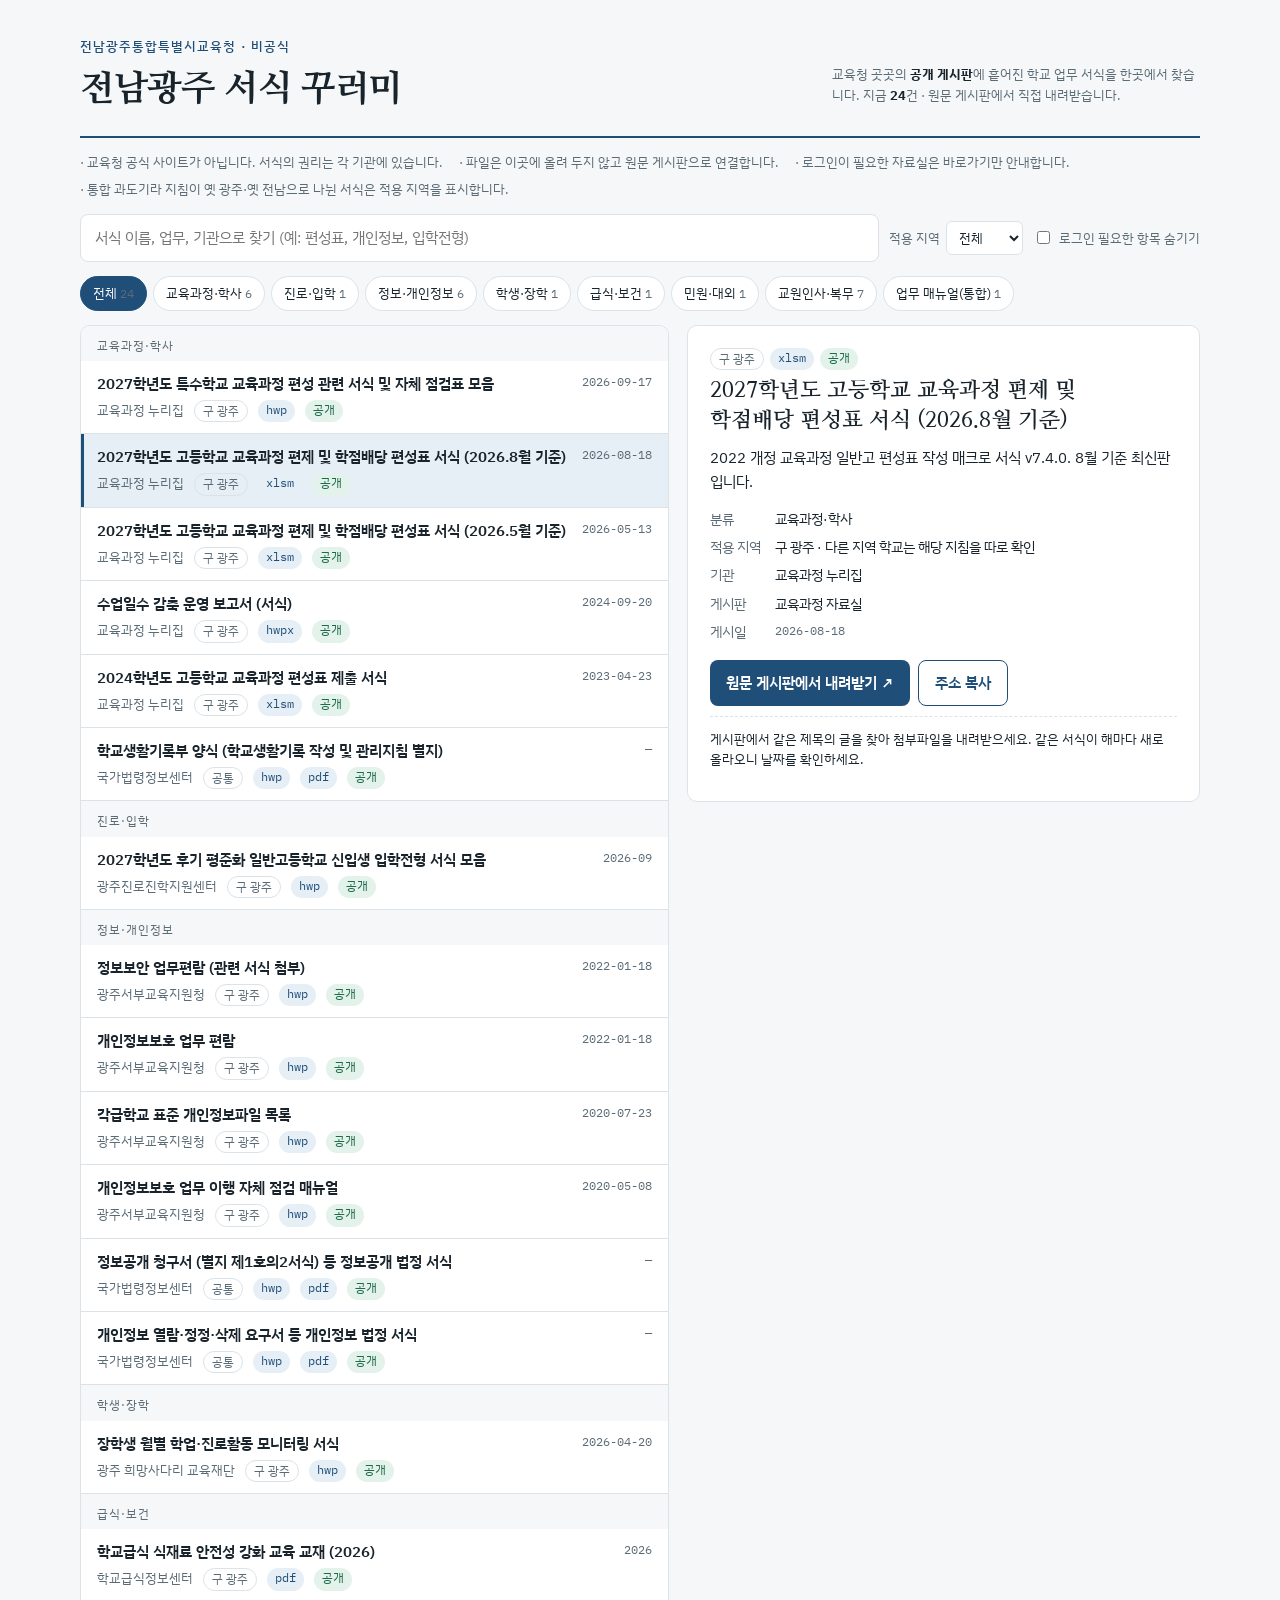
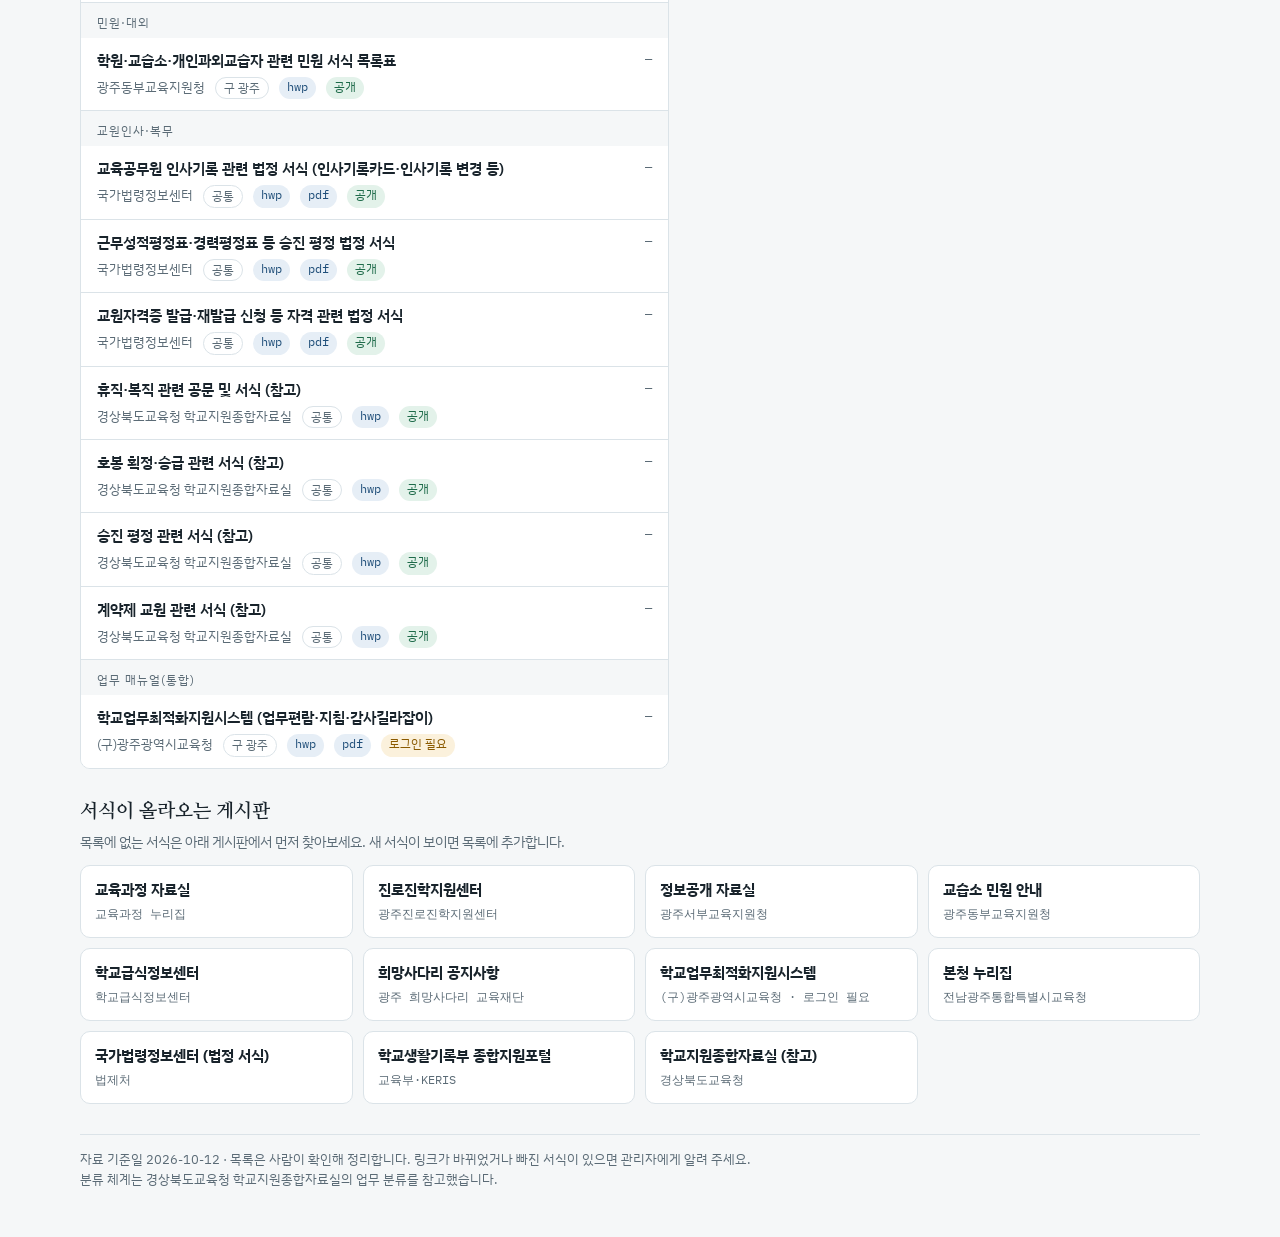
<file: index.html>
<!doctype html>
<html lang="ko">
<head>
<meta charset="utf-8">
<meta name="viewport" content="width=device-width, initial-scale=1, viewport-fit=cover">
<title>전남광주 서식 꾸러미</title>
<meta name="description" content="전남광주통합특별시교육청 공개 게시판의 학교 업무 서식을 한곳에서 찾는 비공식 모음">
<link rel="preconnect" href="https://fonts.googleapis.com">
<link rel="preconnect" href="https://fonts.gstatic.com" crossorigin>
<link rel="stylesheet" href="https://fonts.googleapis.com/css2?family=IBM+Plex+Sans+KR:wght@400;500;600&family=Nanum+Myeongjo:wght@700;800&family=IBM+Plex+Mono:wght@400;500&display=swap">
<style>
/* Layout: 좌측 서식 목록 + 우측 상세 패널 (경북 꾸러미의 '고르고-보고-내려받기' 흐름), 휴대폰에서는 한 줄로 쌓임 */
:root{
  --bg:#f5f7f8; --panel:#ffffff; --ink:#18232b; --muted:#5b6b76; --line:#dbe3e8;
  --jjok:#1f4e79;      /* 쪽빛: 나주 쪽염색의 남색 */
  --jjok-soft:#e6eef6;
  --lock:#8a5a00; --lock-soft:#fbf1dc;
  --ok:#1e6b4a; --ok-soft:#e3f2ea;
  --f-display:"Nanum Myeongjo", "Noto Serif KR", serif;
  --f-body:"IBM Plex Sans KR", "Apple SD Gothic Neo", "Malgun Gothic", sans-serif;
  --f-mono:"IBM Plex Mono", ui-monospace, monospace;
}
@media (prefers-color-scheme: dark){:root:not([data-theme="light"]){
  --bg:#0f161b; --panel:#162028; --ink:#e4ebef; --muted:#93a4b0; --line:#26343e;
  --jjok:#8fb8e3; --jjok-soft:#1b2c3c; --lock:#e7b85a; --lock-soft:#2e2615; --ok:#7fd1a8; --ok-soft:#16291f;
  color-scheme:dark}}
:root[data-theme="dark"]{
  --bg:#0f161b; --panel:#162028; --ink:#e4ebef; --muted:#93a4b0; --line:#26343e;
  --jjok:#8fb8e3; --jjok-soft:#1b2c3c; --lock:#e7b85a; --lock-soft:#2e2615; --ok:#7fd1a8; --ok-soft:#16291f;
  color-scheme:dark}
*{box-sizing:border-box}
body{background:var(--bg);color:var(--ink);font-family:var(--f-body);font-size:15px;line-height:1.6;padding-inline:16px;padding-block:0 40px}
.wrap{max-width:1120px;margin:0 auto}
header.top{padding-block:28px 18px;border-bottom:2px solid var(--jjok);display:flex;flex-wrap:wrap;gap:12px 24px;align-items:end;justify-content:space-between}
h1{font-family:var(--f-display);font-weight:800;font-size:clamp(26px,4vw,36px);margin:0;letter-spacing:-.01em;text-wrap:balance}
h1 small{display:block;font-family:var(--f-body);font-weight:500;font-size:13px;color:var(--jjok);letter-spacing:.08em;margin-bottom:4px}
.meta{font-size:13px;color:var(--muted);max-width:46ch}
.meta b{color:var(--ink);font-variant-numeric:tabular-nums}
.notice{margin-block:14px;font-size:13px;color:var(--muted);display:flex;flex-wrap:wrap;gap:6px 16px}
.notice span::before{content:"· "}
.tools{display:flex;flex-wrap:wrap;gap:10px;align-items:center;margin-block:8px 14px}
.search{flex:1 1 280px;position:relative}
.search input{width:100%;font:inherit;padding:11px 14px;border:1px solid var(--line);border-radius:8px;background:var(--panel);color:var(--ink)}
.search input:focus{outline:2px solid var(--jjok);outline-offset:1px}
.chips{display:flex;flex-wrap:wrap;gap:6px}
.chip{font:inherit;font-size:13px;padding:6px 12px;border-radius:999px;border:1px solid var(--line);background:var(--panel);color:var(--ink);cursor:pointer}
.chip[aria-pressed="true"]{background:var(--jjok);border-color:var(--jjok);color:var(--panel)}
.chip:focus-visible,.row:focus-visible,a:focus-visible{outline:2px solid var(--jjok);outline-offset:2px}
.toggle{font-size:13px;color:var(--muted);display:flex;gap:6px;align-items:center}
.main{display:grid;grid-template-columns:minmax(0,1.15fr) minmax(0,1fr);gap:18px;align-items:start}
@media (max-width:820px){.main{grid-template-columns:1fr}}
.list{background:var(--panel);border:1px solid var(--line);border-radius:10px;overflow:hidden}
.group-h{font-size:12px;letter-spacing:.08em;color:var(--muted);padding:10px 16px 6px;background:var(--bg);border-top:1px solid var(--line)}
.group-h:first-child{border-top:0}
.row{display:grid;grid-template-columns:minmax(0,1fr) auto;gap:4px 12px;padding:11px 16px;border-top:1px solid var(--line);cursor:pointer;background:var(--panel)}
.group-h + .row{border-top:0}
.row:hover{background:var(--jjok-soft)}
.row[aria-selected="true"]{background:var(--jjok-soft);box-shadow:inset 3px 0 0 var(--jjok)}
.row .t{font-weight:600;min-width:0}
.row .s{grid-column:1/-1;font-size:12.5px;color:var(--muted);display:flex;flex-wrap:wrap;gap:4px 10px}
.date{font-family:var(--f-mono);font-size:12px;color:var(--muted);font-variant-numeric:tabular-nums;white-space:nowrap}
.badge{font-size:11.5px;padding:1px 8px;border-radius:999px;white-space:nowrap}
.b-open{background:var(--ok-soft);color:var(--ok)}
.b-lock{background:var(--lock-soft);color:var(--lock)}
.b-reg{border:1px solid var(--line);color:var(--muted)}
.b-fmt{font-family:var(--f-mono);background:var(--jjok-soft);color:var(--jjok)}
.empty{padding:28px 16px;color:var(--muted);text-align:center}
aside.detail{background:var(--panel);border:1px solid var(--line);border-radius:10px;padding:22px;position:sticky;top:calc(env(safe-area-inset-top,0px) + 12px)}
.detail h2{font-family:var(--f-display);font-size:22px;margin:6px 0 10px;line-height:1.35;text-wrap:balance}
.detail dl{display:grid;grid-template-columns:auto minmax(0,1fr);gap:6px 14px;margin:14px 0;font-size:14px}
.detail dt{color:var(--muted)}
.detail dd{margin:0;min-width:0;overflow-wrap:anywhere}
.detail p{margin:10px 0;color:var(--ink)}
.btn{display:inline-flex;align-items:center;gap:8px;font:inherit;font-weight:600;text-decoration:none;padding:10px 16px;border-radius:8px;background:var(--jjok);color:var(--panel);border:0;cursor:pointer}
.btn.ghost{background:transparent;color:var(--jjok);border:1px solid var(--jjok)}
.actions{display:flex;flex-wrap:wrap;gap:8px;margin-top:16px}
.hint{font-size:12.5px;color:var(--muted);margin-top:14px;border-top:1px dashed var(--line);padding-top:12px}
.boards{margin-top:28px}
.boards h3{font-family:var(--f-display);font-size:19px;margin:0 0 4px}
.boards p{margin:0 0 12px;color:var(--muted);font-size:13.5px}
.bgrid{display:grid;grid-template-columns:repeat(auto-fill,minmax(240px,1fr));gap:10px}
.bcard{display:block;text-decoration:none;color:var(--ink);background:var(--panel);border:1px solid var(--line);border-radius:10px;padding:12px 14px}
.bcard:hover{border-color:var(--jjok)}
.bcard b{display:block;font-size:14.5px}
.bcard span{font-family:var(--f-mono);font-size:12px;color:var(--muted);overflow-wrap:anywhere}
footer{margin-top:30px;font-size:12.5px;color:var(--muted);border-top:1px solid var(--line);padding-top:14px}
@media (prefers-reduced-motion:no-preference){.row{transition:background .12s}}
</style>
</head>
<body>

<div class="wrap">
  <header class="top">
    <div>
      <h1><small>전남광주통합특별시교육청 · 비공식</small>전남광주 서식 꾸러미</h1>
    </div>
    <p class="meta">교육청 곳곳의 <b>공개 게시판</b>에 흩어진 학교 업무 서식을 한곳에서 찾습니다. 지금 <b id="count">0</b>건 · 원문 게시판에서 직접 내려받습니다.</p>
  </header>

  <div class="notice">
    <span>교육청 공식 사이트가 아닙니다. 서식의 권리는 각 기관에 있습니다.</span>
    <span>파일은 이곳에 올려 두지 않고 원문 게시판으로 연결합니다.</span>
    <span>로그인이 필요한 자료실은 바로가기만 안내합니다.</span>
    <span>통합 과도기라 지침이 옛 광주·옛 전남으로 나뉜 서식은 적용 지역을 표시합니다.</span>
  </div>

  <div class="tools">
    <label class="search" for="q"><input id="q" type="search" placeholder="서식 이름, 업무, 기관으로 찾기 (예: 편성표, 개인정보, 입학전형)" autocomplete="off"></label>
    <label class="toggle" for="region">적용 지역 <select id="region" style="font:inherit;padding:6px 8px;border-radius:6px;border:1px solid var(--line);background:var(--panel);color:var(--ink)"><option>전체</option><option>공통</option><option>구 광주</option><option>구 전남</option></select></label>
    <label class="toggle" for="hideLock"><input id="hideLock" type="checkbox"> 로그인 필요한 항목 숨기기</label>
  </div>
  <div class="chips" id="chips" role="group" aria-label="분류"></div>

  <div class="main" style="margin-top:14px">
    <div class="list" id="list" role="listbox" aria-label="서식 목록"></div>
    <aside class="detail" id="detail" aria-live="polite"></aside>
  </div>

  <section class="boards">
    <h3>서식이 올라오는 게시판</h3>
    <p>목록에 없는 서식은 아래 게시판에서 먼저 찾아보세요. 새 서식이 보이면 목록에 추가합니다.</p>
    <div class="bgrid" id="boards"></div>
  </section>

  <footer>
    자료 기준일 2026-10-12 · 목록은 사람이 확인해 정리합니다. 링크가 바뀌었거나 빠진 서식이 있으면 관리자에게 알려 주세요.<br>
    분류 체계는 경상북도교육청 학교지원종합자료실의 업무 분류를 참고했습니다.
  </footer>
</div>

<script>
/* ── 데이터 ──────────────────────────────────────────────
   서식 목록은 data/seosik.csv, 게시판 목록은 data/boards.csv 에 있습니다.
   엑셀에서 열어 한 줄씩 추가하고 저장하면 사이트에 바로 반영됩니다.
   (CSV UTF-8 권장. 엑셀 기본 CSV(EUC-KR)로 저장해도 읽힙니다.)
   ─────────────────────────────────────────────────────── */
const CATS = ["교육과정·학사","진로·입학","정보·개인정보","학생·장학","급식·보건","민원·대외","교원인사·복무","학교행정·회계","업무 매뉴얼(통합)"];
let SEOSIK = [], BOARDS = [];

function parseCSV(text){
  text = text.replace(/^\uFEFF/, "");
  const rows = []; let row = [], f = "", q = false;
  for(let i=0;i<text.length;i++){
    const c = text[i];
    if(q){ if(c==='"'){ if(text[i+1]==='"'){ f+='"'; i++; } else q=false; } else f+=c; }
    else if(c==='"') q=true;
    else if(c===','){ row.push(f); f=""; }
    else if(c==='\n' || c==='\r'){ if(c==='\r' && text[i+1]==='\n') i++; row.push(f); f=""; if(row.some(v=>v.trim()!=="")) rows.push(row); row=[]; }
    else f+=c;
  }
  row.push(f); if(row.some(v=>v.trim()!=="")) rows.push(row);
  const head = rows.shift().map(h=>h.trim());
  return rows.map(r=>Object.fromEntries(head.map((h,i)=>[h,(r[i]||"").trim()])));
}
async function loadCSV(path){
  const res = await fetch(path, {cache:"no-cache"});
  if(!res.ok) throw new Error(path+" ("+res.status+")");
  const buf = await res.arrayBuffer();
  let text;
  try{ text = new TextDecoder("utf-8",{fatal:true}).decode(buf); }
  catch(e){ text = new TextDecoder("euc-kr").decode(buf); }
  return parseCSV(text);
}
async function loadData(){
  const [s,b] = await Promise.all([loadCSV("data/seosik.csv"), loadCSV("data/boards.csv")]);
  SEOSIK = s.filter(r=>r["서식명"]).map(r=>({
    cat: r["분류"]||"기타", title: r["서식명"], org: r["기관"], board: r["게시판"], date: r["게시일"],
    fmt: (r["파일형식"]||"").split(/[\/·,\s]+/).filter(Boolean),
    access: /login|로그인/i.test(r["공개여부"]) ? "login" : "open",
    region: r["적용지역"]||"공통", url: r["원문주소"], note: r["메모"]
  }));
  SEOSIK.forEach(d=>{ if(!CATS.includes(d.cat)) CATS.push(d.cat); });
  BOARDS = b.filter(r=>r["주소"]).map(r=>({name:r["게시판"], org:r["기관"], url:r["주소"]}));
}

/* ── 화면 ───────────────────────────────────────────── */
const $ = s => document.querySelector(s);
let state = {q:"", cat:"전체", hideLock:false, region:"전체", sel:null};
try{ const saved = JSON.parse(localStorage.getItem("jge-seosik")||"{}"); if(saved.cat) state.cat = saved.cat; if(saved.hideLock) state.hideLock = true; }catch(e){}
$("#hideLock").checked = state.hideLock;

function save(){ try{ localStorage.setItem("jge-seosik", JSON.stringify({cat:state.cat, hideLock:state.hideLock})); }catch(e){} }
function esc(s){ return String(s).replace(/[&<>"]/g, c=>({"&":"&amp;","<":"&lt;",">":"&gt;",'"':"&quot;"}[c])); }

function filtered(){
  const q = state.q.trim().toLowerCase();
  return SEOSIK.map((d,i)=>({...d,i})).filter(d=>{
    if(state.cat!=="전체" && d.cat!==state.cat) return false;
    if(state.hideLock && d.access==="login") return false;
    if(state.region!=="전체" && (d.region||"공통")!==state.region) return false;
    if(!q) return true;
    return [d.title,d.org,d.board,d.note,d.cat].join(" ").toLowerCase().includes(q);
  });
}

function renderChips(){
  const counts = {}; SEOSIK.forEach(d=>counts[d.cat]=(counts[d.cat]||0)+1);
  const all = ["전체",...CATS.filter(c=>counts[c])];
  $("#chips").innerHTML = all.map(c=>`<button class="chip" type="button" data-cat="${esc(c)}" aria-pressed="${c===state.cat}">${esc(c)} <span class="date">${c==="전체"?SEOSIK.length:counts[c]}</span></button>`).join("");
}

function badges(d){
  return `<span class="badge b-reg">${esc(d.region||"공통")}</span>${d.fmt.map(f=>`<span class="badge b-fmt">${esc(f)}</span>`).join("")}${d.access==="login"?`<span class="badge b-lock">로그인 필요</span>`:`<span class="badge b-open">공개</span>`}`;
}

function renderList(){
  const items = filtered();
  $("#count").textContent = SEOSIK.length;
  if(!items.length){ $("#list").innerHTML = `<div class="empty">찾는 서식이 목록에 없습니다. 아래 게시판에서 직접 확인해 보세요.</div>`; renderDetail(null); return; }
  const byCat = {}; items.forEach(d=>(byCat[d.cat]=byCat[d.cat]||[]).push(d));
  let html = "";
  CATS.forEach(c=>{
    if(!byCat[c]) return;
    byCat[c].sort((a,b)=>(b.date||"").localeCompare(a.date||""));
    html += `<div class="group-h">${esc(c)}</div>`;
    html += byCat[c].map(d=>`<div class="row" role="option" tabindex="0" data-i="${d.i}" aria-selected="${state.sel===d.i}">
      <span class="t">${esc(d.title)}</span><span class="date">${esc(d.date||"—")}</span>
      <span class="s"><span>${esc(d.org)}</span>${badges(d)}</span></div>`).join("");
  });
  $("#list").innerHTML = html;
  if(state.sel===null || !items.some(d=>d.i===state.sel)) state.sel = items[0].i;
  document.querySelectorAll(".row").forEach(r=>r.setAttribute("aria-selected", +r.dataset.i===state.sel));
  renderDetail(SEOSIK[state.sel]);
}

function renderDetail(d){
  if(!d){ $("#detail").innerHTML = `<p class="hint" style="border:0;margin:0">목록에서 서식을 고르면 이 자리에 정보가 나옵니다.</p>`; return; }
  const lock = d.access==="login";
  $("#detail").innerHTML = `
    <div class="s" style="display:flex;gap:6px;flex-wrap:wrap">${badges(d)}</div>
    <h2>${esc(d.title)}</h2>
    <p>${esc(d.note||"")}</p>
    <dl>
      <dt>분류</dt><dd>${esc(d.cat)}</dd>
      <dt>적용 지역</dt><dd>${esc(d.region||"공통")}${(d.region&&d.region!=="공통")?" · 다른 지역 학교는 해당 지침을 따로 확인":""}</dd>
      <dt>기관</dt><dd>${esc(d.org)}</dd>
      <dt>게시판</dt><dd>${esc(d.board)}</dd>
      <dt>게시일</dt><dd class="date">${esc(d.date||"확인 필요")}</dd>
    </dl>
    <div class="actions">
      <a class="btn" href="${esc(d.url)}" target="_blank" rel="noopener">${lock?"자료실 열기 (로그인)":"원문 게시판에서 내려받기"} ↗</a>
      <button class="btn ghost" type="button" id="copy">주소 복사</button>
    </div>
    <p class="hint">${lock?"업무포털 또는 교직원 계정으로 로그인한 뒤 이용하세요. 로그인 자료는 외부에 다시 올리지 않습니다.":"게시판에서 같은 제목의 글을 찾아 첨부파일을 내려받으세요. 같은 서식이 해마다 새로 올라오니 날짜를 확인하세요."}</p>`;
  $("#copy").onclick = async (e)=>{
    try{ await navigator.clipboard.writeText(d.url); e.target.textContent="복사했습니다"; }
    catch(err){ e.target.textContent = d.url; }
  };
}

function renderBoards(){
  $("#boards").innerHTML = BOARDS.map(b=>`<a class="bcard" href="${esc(b.url)}" target="_blank" rel="noopener"><b>${esc(b.name)}</b><span>${esc(b.org)}</span></a>`).join("");
}

$("#q").addEventListener("input", e=>{ state.q = e.target.value; renderList(); });
$("#region").addEventListener("change", e=>{ state.region = e.target.value; renderList(); });
$("#hideLock").addEventListener("change", e=>{ state.hideLock = e.target.checked; save(); renderList(); });
$("#chips").addEventListener("click", e=>{ const b = e.target.closest(".chip"); if(!b) return; state.cat = b.dataset.cat; save(); renderChips(); renderList(); });
$("#list").addEventListener("click", e=>{ const r = e.target.closest(".row"); if(!r) return; state.sel = +r.dataset.i; renderList(); });
$("#list").addEventListener("keydown", e=>{ if(e.key==="Enter"||e.key===" "){ const r = e.target.closest(".row"); if(r){ e.preventDefault(); state.sel = +r.dataset.i; renderList(); document.querySelector(`.row[data-i="${state.sel}"]`)?.focus(); } } });

$("#list").innerHTML = `<div class="empty">서식 목록을 불러오는 중입니다…</div>`;
loadData().then(()=>{ renderChips(); renderList(); renderBoards(); })
  .catch(err=>{ $("#list").innerHTML = `<div class="empty">서식 목록을 불러오지 못했습니다. data 폴더의 CSV 파일 이름과 위치를 확인해 주세요. (${esc(err.message)})</div>`; });
</script>
</body>
</html>
</file>
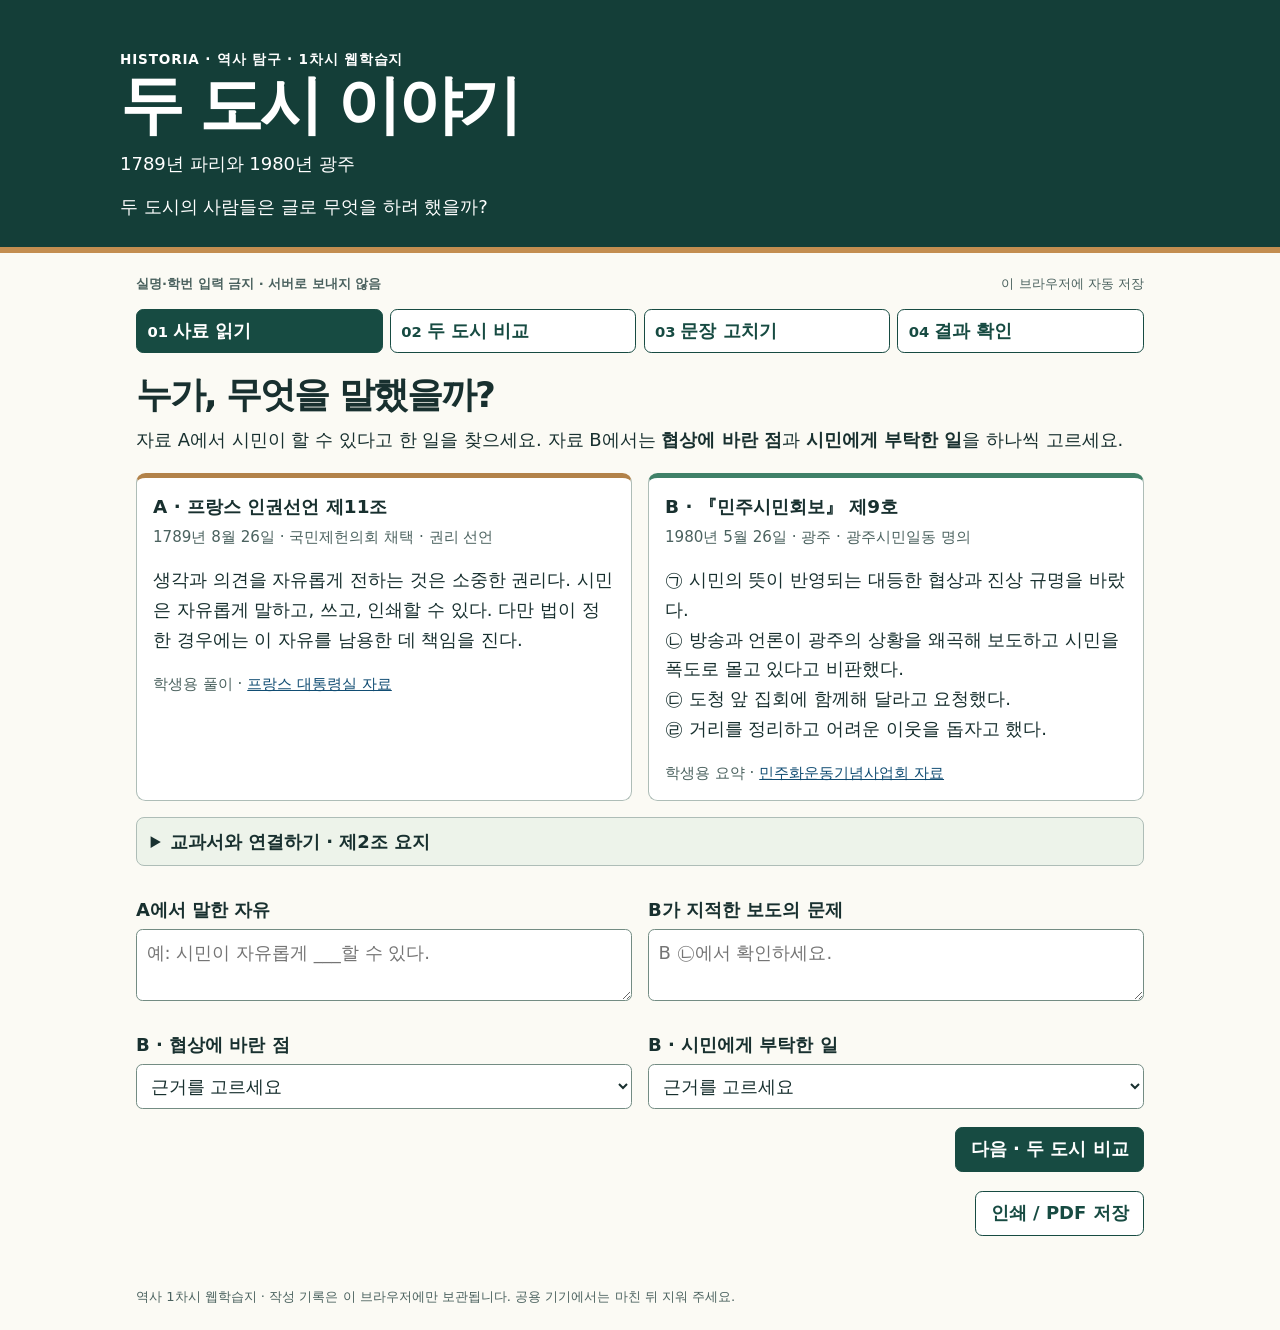
<file: two-cities/index.html>
<!doctype html>
<html lang="ko">
<head>
<meta charset="utf-8">
<meta name="viewport" content="width=device-width, initial-scale=1">
<meta name="color-scheme" content="light">
<title>두 도시 이야기 | 웹학습지</title>
<style>
:root{--ink:#18302f;--muted:#4b625f;--paper:#fbfaf4;--green:#174b42;--line:#aebdb7;--gold:#f7e5c2;--b:#e2eee5;--white:#fff;--focus:#b35b00}
*{box-sizing:border-box}html{scroll-behavior:auto}body{margin:0;background:var(--paper);font:18px/1.65 system-ui,"Malgun Gothic",sans-serif;color:var(--ink);overflow-wrap:anywhere}header{background:#143e38;color:white;padding:clamp(1.2rem,4vw,3rem) 1rem 1.6rem;border-bottom:6px solid #c38d50}header div,main,footer{max-width:1040px;margin:auto}h1,h2,h3,p{margin-top:0}h1{font-size:clamp(2.2rem,6vw,4rem);line-height:1.12;letter-spacing:-.06em;margin-bottom:.45rem}header p{margin:0}.kicker{font-size:.85rem;font-weight:750;letter-spacing:.06em}.subtitle{margin-top:.8rem}main{padding:1rem 1rem 2rem}.statusbar{display:flex;gap:.45rem 1.5rem;flex-wrap:wrap;justify-content:space-between;font-size:.82rem;color:var(--muted);margin:.25rem 0 .9rem}.steps{display:grid;grid-template-columns:repeat(4,1fr);gap:.45rem;margin:.4rem 0 1.2rem}.steps button{background:white;color:var(--green);text-align:left;padding:.55rem .65rem}.steps button[aria-current=step]{background:var(--green);color:white}.n{font-size:.82em;font-weight:bold;margin-right:.3rem}
button{font:inherit;font-weight:720;line-height:1.25;border:1px solid var(--green);border-radius:.45rem;padding:.65rem .9rem;cursor:pointer;min-height:44px;background:white;color:var(--green)}button.primary{background:var(--green);color:white}button:hover{box-shadow:0 0 0 1px var(--green) inset}a{color:#114d73}a:focus-visible,button:focus-visible,select:focus-visible,textarea:focus-visible,summary:focus-visible{outline:3px solid var(--focus);outline-offset:2px}label{display:block;font-weight:720;margin:.78rem 0 .3rem}textarea,select{width:100%;display:block;border:1px solid #738c83;border-radius:.4rem;padding:.6rem;background:white;font:inherit;color:inherit}textarea{resize:vertical;min-height:3.4rem;line-height:1.42}
h2{font-size:clamp(1.55rem,4vw,2.25rem);letter-spacing:-.055em;line-height:1.25;margin-bottom:.5rem}.grid{display:grid;grid-template-columns:repeat(2,minmax(0,1fr));gap:1rem}.card,.answer,.timeline{border:1px solid var(--line);border-radius:.6rem;padding:.85rem 1rem;background:var(--white)}.card h3,.timeline h3{margin:0 0 .2rem;font-size:1.15rem}.card p:last-child{margin-bottom:0}.source-a{border-top:5px solid #b28249}.source-b{border-top:5px solid #408168}.date{color:var(--muted);font-size:.84em}.note{background:var(--gold);padding:.65rem .85rem;border-radius:.35rem;margin:.8rem 0}.buttonbar{display:flex;justify-content:flex-end;gap:.55rem;flex-wrap:wrap;margin:1.15rem 0}.eventline{padding-left:1.3rem;margin:.55rem 0}.eventline li{margin:.12rem 0} .answer h3{margin-bottom:.25rem;font-size:1em}.answer p{white-space:pre-wrap;margin-bottom:0}.answer dt{font-weight:bold;margin-top:.55rem}.answer dd{margin:0;white-space:pre-wrap}.answer dl{margin:.2rem 0}.print-lines{display:none}details{margin:1rem 0;padding:.55rem .85rem;border:1px solid var(--line);border-radius:.5rem;background:#edf3ea}summary{cursor:pointer;font-weight:bold}details p{margin:.5rem 0}.subpanel{padding:.7rem 1rem;background:var(--b);border-radius:.5rem;margin:.6rem 0}
footer{padding:0 1rem 1.4rem;color:var(--muted);font-size:.82rem}.print-only{display:none}
@media(max-width:690px){body{font-size:16px}.grid{grid-template-columns:1fr}.steps{grid-template-columns:repeat(2,1fr)} main{padding:.8rem .75rem 1.6rem}.buttonbar{justify-content:stretch}.buttonbar button{flex:1 1 auto}}
@media print{@page{margin:12mm}body{font-size:10pt;background:white;color:#000;line-height:1.32}.screen,footer,.buttonbar,.statusbar,.steps,.note{display:none!important}header{border:0;color:#000;background:white;padding:0 0 5mm}h1{font-size:24pt}main{padding:0}.print-only{display:block}.print-only h2{font-size:12pt;margin:4mm 0 1mm}.print-only p{margin:1.2mm 0}.print-only textarea{display:none}.print-area{border-bottom:1px solid #999;min-height:6mm;margin:0 0 2mm;white-space:pre-wrap}.print-sources{display:grid;grid-template-columns:1fr 1fr;gap:5mm}.print-sources div{border:1px solid #999;padding:2mm 3mm}.print-only a{color:#000}.print-only hr{border:0;border-top:1px solid #bbb}}
</style>
</head>
<body>
<header><div><p class="kicker">HISTORIA · 역사 탐구 · 1차시 웹학습지</p><h1>두 도시 이야기</h1><p>1789년 파리와 1980년 광주</p><p class="subtitle screen">두 도시의 사람들은 글로 무엇을 하려 했을까?</p></div></header>
<main>
<div class="statusbar screen"><strong>실명·학번 입력 금지 · 서버로 보내지 않음</strong><span id="save-state" role="status">저장 상태 확인 중</span></div>
<nav class="steps screen" aria-label="활동 단계">
<button type="button" data-go="0" aria-current="step"><span class="n">01</span>사료 읽기</button>
<button type="button" data-go="1"><span class="n">02</span>두 도시 비교</button>
<button type="button" data-go="2"><span class="n">03</span>문장 고치기</button>
<button type="button" data-go="3"><span class="n">04</span>결과 확인</button>
</nav>
<div class="screen">
<section class="stage" id="stage0" aria-labelledby="heading0"><h2 id="heading0" tabindex="-1">누가, 무엇을 말했을까?</h2>
<p>자료 A에서 시민이 할 수 있다고 한 일을 찾으세요. 자료 B에서는 <strong>협상에 바란 점</strong>과 <strong>시민에게 부탁한 일</strong>을 하나씩 고르세요.</p>
<div class="grid" id="cards">
<article class="card source-a"><h3>A · 프랑스 인권선언 제11조</h3><p class="date">1789년 8월 26일 · 국민제헌의회 채택 · 권리 선언</p><p>생각과 의견을 자유롭게 전하는 것은 소중한 권리다. 시민은 자유롭게 말하고, 쓰고, 인쇄할 수 있다. 다만 법이 정한 경우에는 이 자유를 남용한 데 책임을 진다.</p><p class="date">학생용 풀이 · <a href="https://www.elysee.fr/la-presidence/la-declaration-des-droits-de-l-homme-et-du-citoyen" target="_blank" rel="noopener noreferrer">프랑스 대통령실 자료</a></p></article>
<article class="card source-b"><h3>B · 『민주시민회보』 제9호</h3><p class="date">1980년 5월 26일 · 광주 · 광주시민일동 명의</p><p>㉠ 시민의 뜻이 반영되는 대등한 협상과 진상 규명을 바랐다.<br>㉡ 방송과 언론이 광주의 상황을 왜곡해 보도하고 시민을 폭도로 몰고 있다고 비판했다.<br>㉢ 도청 앞 집회에 함께해 달라고 요청했다.<br>㉣ 거리를 정리하고 어려운 이웃을 돕자고 했다.</p><p class="date">학생용 요약 · <a href="https://archives.kdemo.or.kr/isad/view/00877753" target="_blank" rel="noopener noreferrer">민주화운동기념사업회 자료</a></p></article>
</div>
<details><summary>교과서와 연결하기 · 제2조 요지</summary><p>자유·재산·안전·억압에 저항할 권리는 인간의 자연적 권리다. 제11조는 그중 생각과 의견을 어떻게 전할 수 있는지 구체적으로 보여 준다.</p></details>
<div class="grid">
<div><label for="rightF">A에서 말한 자유</label><textarea id="rightF" placeholder="예: 시민이 자유롭게 ___할 수 있다." maxlength="500"></textarea></div>
<div><label for="rightG">B가 지적한 보도의 문제</label><textarea id="rightG" placeholder="B ㉡에서 확인하세요." maxlength="500"></textarea></div>
<div><label for="demand">B · 협상에 바란 점</label><select id="demand"><option value="">근거를 고르세요</option><option>㉠ 대등한 협상과 진상 규명</option><option>㉡ 왜곡 보도 비판</option><option>㉢ 집회 참여 요청</option><option>㉣ 이웃 돕기 요청</option></select></div>
<div><label for="appeal">B · 시민에게 부탁한 일</label><select id="appeal"><option value="">근거를 고르세요</option><option>㉠ 대등한 협상과 진상 규명</option><option>㉡ 왜곡 보도 비판</option><option>㉢ 집회 참여 요청</option><option>㉣ 이웃 돕기 요청</option></select></div>
</div><div class="buttonbar"><button class="primary" data-go="1">다음 · 두 도시 비교</button></div></section>

<section class="stage" id="stage1" aria-labelledby="heading1" hidden><h2 id="heading1" tabindex="-1">두 글은 사건의 어느 때에 나왔을까?</h2><p>두 줄 연표에서 각 글이 나온 칸을 찾으세요. 그다음 누구에게 무엇을 말하려 했는지 비교해 보세요.</p>
<div class="grid">
<div class="timeline"><h3>1789년 파리</h3><ol class="eventline"><li>6.17. 국민의회 결성</li><li>7.14. 바스티유 습격</li><li>8.26. 인권선언 채택</li></ol><label for="paris">자료 A가 나온 때</label><select id="paris"><option value="">날짜를 고르세요</option><option>1789.6.17.</option><option>1789.7.14.</option><option>1789.8.26.</option></select></div>
<div class="timeline"><h3>1980년 광주</h3><ol class="eventline"><li>5.17. 비상계엄 전국 확대 결정</li><li>5.18. 항쟁 시작</li><li>5.26. 회보 제9호 발행</li><li>5.27. 계엄군 진압</li></ol><label for="gwangju">자료 B가 나온 때</label><select id="gwangju"><option value="">날짜를 고르세요</option><option>1980.5.17.</option><option>1980.5.18.</option><option>1980.5.26.</option><option>1980.5.27.</option></select></div>
</div>
<div class="grid"><div><label for="same">닮은 점 (선택)</label><textarea id="same" maxlength="500" placeholder="두 글 모두 시민에게 무엇을 알렸나요?"></textarea></div><div><label for="diff">다른 점 (선택)</label><textarea id="diff" maxlength="500" placeholder="두 글의 목적이 같았나요?"></textarea></div></div>
<div class="grid"><div><label for="whoA">A를 쓴 이와 들을 이 (선택)</label><textarea id="whoA" maxlength="300" placeholder="___가 ___에게 썼다."></textarea></div><div><label for="whoB">B를 쓴 이와 들을 이 (선택)</label><textarea id="whoB" maxlength="300" placeholder="‘광주시민일동’ 이름으로 ___에게 썼다."></textarea></div></div>
<p class="note">글을 남겼다는 공통점만으로 두 사건의 배경이나 결과가 같다고 할 수는 없어요. 사료가 보여 주는 범위 안에서 비교해요.</p>
<div class="buttonbar"><button data-go="0">이전</button><button class="primary" data-go="2">다음 · 문장 고치기</button></div></section>

<section class="stage" id="stage2" aria-labelledby="heading2" hidden><h2 id="heading2" tabindex="-1">근거를 대고, 내 문장 한 곳 고치기</h2><p><strong>초안과 근거 → 짝 질문 → 고쳐 쓰기.</strong> 처음 문장은 지우지 마세요.</p>
<div class="subpanel"><strong>A:</strong> 말하고 쓰고 인쇄할 자유. <strong>B:</strong> ㉠ 협상 · ㉡ 보도 · ㉢ 집회 · ㉣ 이웃 돕기. <button type="button" data-go="0">자료 다시 보기</button></div>
<label for="initial">처음 쓴 비교 문장</label><textarea id="initial" maxlength="1800" placeholder="두 글은 모두 ___. 다만 선언은 ___, 회보는 ___했다."></textarea>
<div class="grid"><div><label for="basisA">A에서 고른 근거</label><textarea id="basisA" maxlength="700" placeholder="제11조의 표현 중 한 곳"></textarea></div>
<div><label for="basisB">B에서 고른 근거</label><textarea id="basisB" maxlength="700" placeholder="회보의 ㉠~㉣ 중 한 곳"></textarea></div></div>
<label for="peer">짝에게 받은 질문</label><textarea id="peer" maxlength="700" placeholder="어느 문구를 보고 그렇게 썼어? 두 글의 목적이 같았을까?"></textarea>
<label for="revised">고친 비교 문장</label><textarea id="revised" maxlength="1800" placeholder="처음 문장에서 범위를 좁히거나 근거를 더해 봐요."></textarea>
<label for="reason">무엇을, 왜 바꿨나요?</label><textarea id="reason" maxlength="1400" placeholder="자료 ___에서 ___을 확인해 ___를 ___로 고쳤다."></textarea>
<div class="buttonbar"><button data-go="1">이전</button><button class="primary" data-go="3">다음 · 결과 확인</button></div></section>

<section class="stage" id="stage3" aria-labelledby="heading3" hidden><h2 id="heading3" tabindex="-1">내 비교가 어떻게 달라졌을까?</h2><p id="check" class="note" role="status"></p><div class="grid" id="output"></div>
<details><summary>선생님 예시 보기</summary><p><strong>처음:</strong> 둘 다 권리를 선언했다.</p><p><strong>고친 문장:</strong> 선언은 표현의 자유를 권리로 제시했고, 회보는 보도 왜곡에 맞서 자기 상황을 알렸다.</p><p><strong>고친 이유:</strong> B ㉡에서 왜곡 보도 비판을 확인해 ‘권리를 선언했다’를 ‘상황을 알렸다’로 바꿨다.</p></details>
<label for="exit">마무리 한 문장 · 의견을 말하고 다른 소식을 들을 수 있는 조건은 시민 참여에 왜 필요할까요?</label><textarea id="exit" maxlength="900"></textarea><p>작성 기록은 <strong>이 기기에만</strong> 저장되고 서버로 보내지 않습니다. 실명·학번은 쓰지 않습니다. CSV는 선생님이 안내할 때만 내려받고, 공용 기기에서는 마친 뒤 ‘기록 지우기’를 눌러 주세요.</p>
<div class="buttonbar"><button data-go="2">이전 · 고치기</button><button id="reset">기록 지우기</button><button id="export" class="primary">응답 CSV 받기</button></div></section>
<div class="buttonbar"><button id="print">인쇄 / PDF 저장</button></div>
</div>
<div class="print-only" aria-hidden="true">
<p><strong>탐구 질문</strong> 두 도시의 사람들은 글로 무엇을 하려 했을까?</p>
<div id="print-sources" class="print-sources"></div>
<h2>1. 사료에서 근거 찾기</h2>
<p>자료 A에서 찾은 자유: <span data-print="rightF"></span></p><p>자료 B에서 지적한 보도의 문제: <span data-print="rightG"></span></p>
<p>자료 B의 협상에 바란 점: <span data-print="demand"></span> &nbsp; 시민에게 부탁한 일: <span data-print="appeal"></span></p>
<h2>2. 아래 연표에서 A·B가 나온 때에 동그라미 하기</h2>
<p>파리: 1789.6.17. 국민의회 결성 → 7.14. 바스티유 습격 → 8.26. 인권선언 채택 <span data-print="paris"></span></p>
<p>광주: 1980.5.17. 비상계엄 전국 확대 결정 → 5.18. 항쟁 시작 → 5.26. 회보 제9호 발행 → 5.27. 진압 <span data-print="gwangju"></span></p>
<p>A를 쓴 이와 들을 이: <span data-print="whoA"></span></p><p>B를 쓴 이와 들을 이: <span data-print="whoB"></span></p>
<h2>3. 근거로 문장 고치기</h2>
<p>처음 문장</p><div class="print-area" data-print="initial"></div>
<p>A 근거</p><div class="print-area" data-print="basisA"></div>
<p>B 근거</p><div class="print-area" data-print="basisB"></div>
<p>짝 질문</p><div class="print-area" data-print="peer"></div>
<p>고친 문장</p><div class="print-area" data-print="revised"></div>
<p>고친 이유</p><div class="print-area" data-print="reason"></div>
<p>마무리 · 말하고 다른 소식을 들을 수 있어야 하는 이유</p><div class="print-area" data-print="exit"></div>
</div>
</main>
<footer>역사 1차시 웹학습지 · 작성 기록은 이 브라우저에만 보관됩니다. 공용 기기에서는 마친 뒤 지워 주세요.</footer>
<script>
'use strict';
const fields=['rightF','rightG','demand','appeal','paris','gwangju','same','diff','whoA','whoB','initial','basisA','basisB','peer','revised','reason','exit'];
const mainFields=['initial','basisA','basisB','peer','revised','reason'];
const labels={initial:'처음 문장',basisA:'A의 근거',basisB:'B의 근거',peer:'짝 질문',revised:'고친 문장',reason:'고친 이유'};
const query=id=>document.getElementById(id);
const key='historia.two-cities.class.202611.v1';
let storeOK=true,stage=0;
function values(){return Object.fromEntries(fields.map(id=>[id,query(id).value]));}
function save(){if(!storeOK)return;try{localStorage.setItem(key,JSON.stringify({stage,answers:values()}));}catch{storeOK=false;query('save-state').textContent='이 브라우저는 자동 저장을 막고 있어요. 새로고침 전 CSV를 받으세요.';}}
function read(){try{localStorage.setItem(key+'.probe','1');localStorage.removeItem(key+'.probe');return JSON.parse(localStorage.getItem(key)||'null');}catch{storeOK=false;return null;}}
function refreshPrint(){const answers=values();document.querySelectorAll('[data-print]').forEach(el=>el.textContent=answers[el.dataset.print]||(el.tagName==='SPAN'?'____________________':''));}
function showResult(){const answers=values();const target=query('output');target.replaceChildren();[mainFields.slice(0,4),mainFields.slice(4)].forEach(list=>{const card=document.createElement('dl');card.className='answer';list.forEach(id=>{const h=document.createElement('dt'),p=document.createElement('dd');h.textContent=labels[id];p.textContent=answers[id].trim()||'아직 작성하지 않았어요.';card.append(h,p)});target.append(card);});const count=mainFields.filter(k=>answers[k].trim()).length;query('check').textContent=count===6?'기록을 모두 남겼어요. 어떤 근거로 설명을 바꿨는지 확인해 봐요.':'문장 수정 기록 '+count+'/6칸 작성. 빠진 칸은 이전 화면에서 채울 수 있어요.';}
function show(next,focus=true){stage=next;document.querySelectorAll('.stage').forEach((el,i)=>el.hidden=i!==stage);document.querySelectorAll('.steps button').forEach((el,i)=>i===stage?el.setAttribute('aria-current','step'):el.removeAttribute('aria-current'));if(stage===3)showResult();save();if(focus){query('heading'+stage).focus({preventScroll:true});query('heading'+stage).scrollIntoView({block:'start'});}}
function csvCell(raw){let s=String(raw??'');if(/^[\s\u0000-\u001f]*[=+@-]|^[\t\r\n]/u.test(s))s="'"+s;return '"'+s.replaceAll('"','""')+'"';}
function csvText(){const a=values();const columns=['제출ID','수업ID','학번','이름','제출시각','최초문장','수정문장','수정이유','프랑스근거','광주근거','전체답변JSON','정렬P','정렬G','학년도','제출 당시 학급','성취기준'];const row=['LOCAL-'+Date.now(),'TWO-CITIES-2026','','',new Date().toISOString(),a.initial,a.revised,a.reason,a.basisA,a.basisB,JSON.stringify({mode:'LOCAL_CLASS',...a}),a.paris,a.gwangju,'2026','','9역05-01; 9역13-03(연계)'];return '\uFEFF'+columns.map(csvCell).join(',')+'\r\n'+row.map(csvCell).join(',')+'\r\n';}
function download(){const url=URL.createObjectURL(new Blob([csvText()],{type:'text/csv;charset=utf-8'}));const a=document.createElement('a');a.href=url;a.download='두도시이야기_응답.csv';document.body.append(a);a.click();a.remove();setTimeout(()=>URL.revokeObjectURL(url),3000);}
const prior=read();
if(prior?.answers&&typeof prior.answers==='object'){fields.forEach(id=>{if(typeof prior.answers[id]==='string')query(id).value=prior.answers[id]});}
query('save-state').textContent=storeOK?'이 브라우저에 자동 저장':'자동 저장 불가 · 닫기 전에 CSV를 받으세요';
document.querySelectorAll('[data-go]').forEach(btn=>btn.addEventListener('click',()=>show(+btn.dataset.go)));
fields.forEach(id=>{query(id).addEventListener('input',save);query(id).addEventListener('change',save)});
query('export').addEventListener('click',download);
query('reset').addEventListener('click',()=>{if(!window.confirm('이 브라우저의 작성 기록을 지울까요? 저장한 CSV 파일은 그대로 남습니다.'))return;fields.forEach(id=>query(id).value='');try{localStorage.removeItem(key)}catch{}show(0);});
const pc=query('print-sources');document.querySelectorAll('#cards article').forEach(card=>{const item=document.createElement('div');for(const child of card.children)item.append(child.cloneNode(true));pc.append(item);});
addEventListener('beforeprint',refreshPrint);
query('print').addEventListener('click',()=>{refreshPrint();window.print();});
show(Number.isInteger(prior?.stage)&&prior.stage>=0&&prior.stage<4?prior.stage:0,false);
</script>
</body>
</html>
</file>
